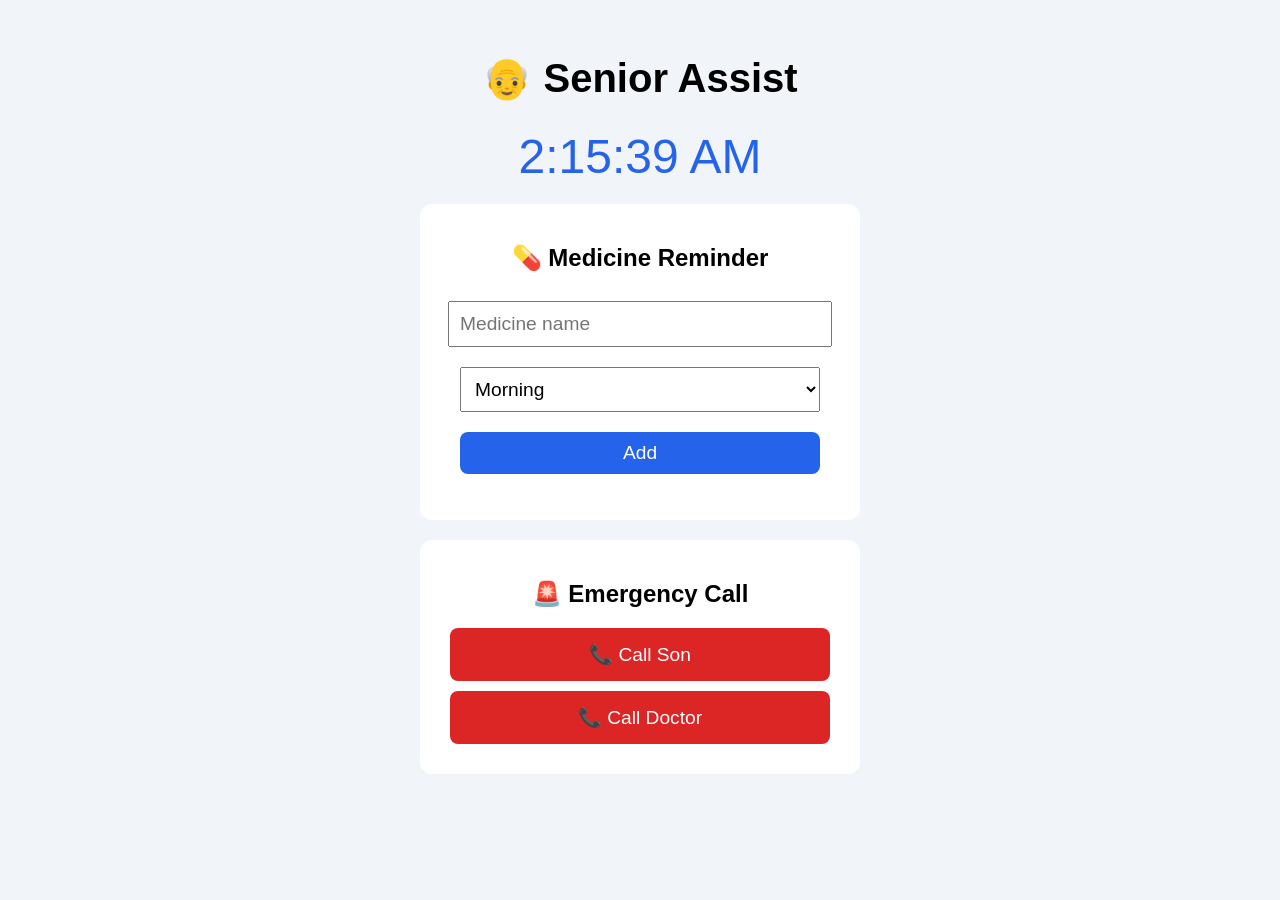
<file: Week 2/Day 13 Senior Assist/index.html>
<!DOCTYPE html>
<html lang="en">
<head>
    <meta charset="UTF-8">
    <title>Senior Assist</title>
    <meta name="viewport" content="width=device-width, initial-scale=1.0">

    <!-- PWA -->
    <link rel="manifest" href="manifest.json">
    <meta name="theme-color" content="#2563eb">

    <link rel="stylesheet" href="style.css">
</head>
<body>

    <h1>👴 Senior Assist</h1>

    <div class="clock" id="clock"></div>

    <section class="card">
        <h2>💊 Medicine Reminder</h2>
        <input id="medName" placeholder="Medicine name">
        <select id="medTime">
            <option>Morning</option>
            <option>Afternoon</option>
            <option>Night</option>
        </select>
        <button onclick="addMedicine()">Add</button>

        <ul id="medicineList"></ul>
    </section>

    <section class="card">
        <h2>🚨 Emergency Call</h2>
        <a href="tel:9876543210" class="call-btn">📞 Call Son</a>
        <a href="tel:9876543211" class="call-btn">📞 Call Doctor</a>
    </section>

    <script src="script.js"></script>
</body>
</html>
</file>
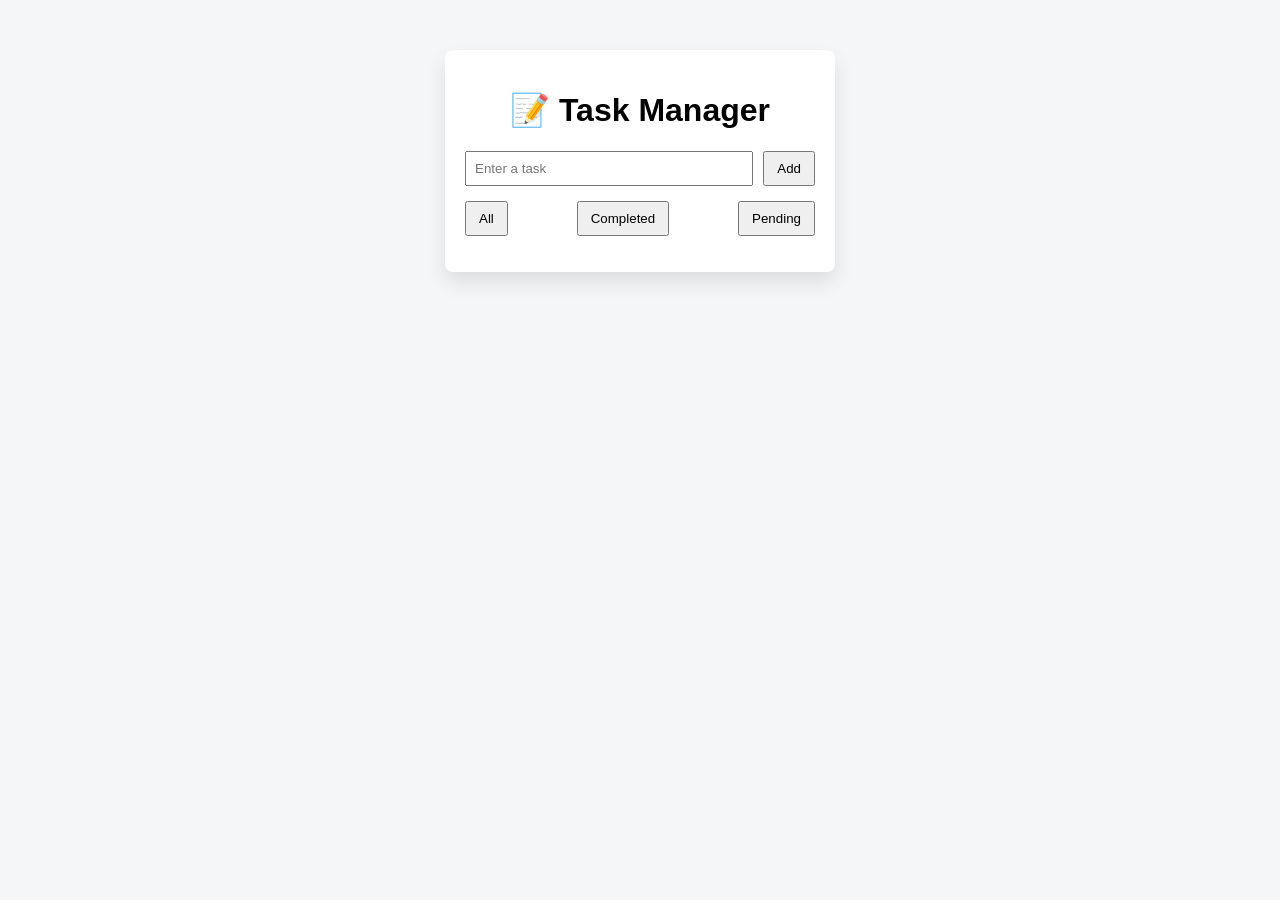
<file: Week 2/Day 9 Interactive Task Manager(Web)/index.html>
<!DOCTYPE html>
<html lang="en">
<head>
  <meta charset="UTF-8" />
  <title>Task Manager</title>
  <link rel="stylesheet" href="style.css" />
</head>
<body>

  <div class="container">
    <h1>📝 Task Manager</h1>

    <div class="input-section">
      <input id="taskInput" type="text" placeholder="Enter a task" />
      <button id="addBtn">Add</button>
    </div>

    <div class="filters">
      <button data-filter="all">All</button>
      <button data-filter="completed">Completed</button>
      <button data-filter="pending">Pending</button>
    </div>

    <ul id="taskList"></ul>
  </div>

  <script src="script.js"></script>
</body>
</html>
</file>
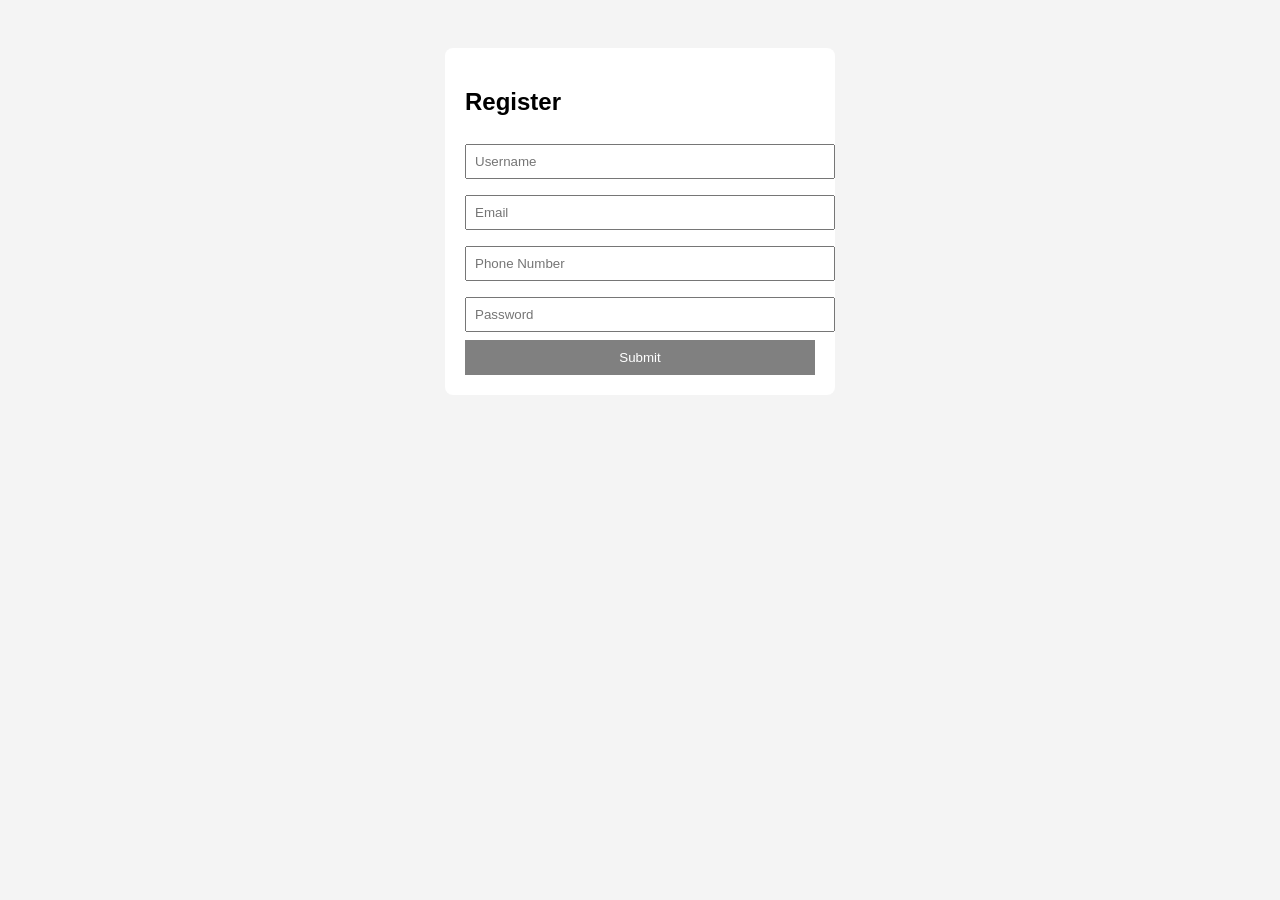
<file: Week 2/Day 10 Registration Form/templates/index.html>
<!DOCTYPE html>
<html lang="en">
<head>
  <meta charset="UTF-8">
  <title>Registration Form</title>
  <style>
    body {
      font-family: Arial, sans-serif;
      background: #f4f4f4;
      padding: 40px;
    }
    form {
      background: #fff;
      padding: 20px;
      width: 350px;
      margin: auto;
      border-radius: 8px;
    }
    input {
      width: 100%;
      padding: 8px;
      margin: 8px 0;
    }
    .error {
      color: red;
      font-size: 13px;
    }
    button {
      width: 100%;
      padding: 10px;
      background: #007bff;
      color: white;
      border: none;
      cursor: pointer;
    }
    button:disabled {
      background: gray;
      cursor: not-allowed;
    }
  </style>
</head>
<body>

<form id="regForm">
  <h2>Register</h2>

  <input type="text" id="username" placeholder="Username">
  <div class="error" id="userError"></div>

  <input type="email" id="email" placeholder="Email">
  <div class="error" id="emailError"></div>

  <input type="text" id="phone" placeholder="Phone Number">
  <div class="error" id="phoneError"></div>

  <input type="password" id="password" placeholder="Password">
  <div class="error" id="passError"></div>

  <button type="submit" id="submitBtn" disabled>Submit</button>
</form>

<script>
  const username = document.getElementById("username");
  const email = document.getElementById("email");
  const phone = document.getElementById("phone");
  const password = document.getElementById("password");
  const submitBtn = document.getElementById("submitBtn");

  const userError = document.getElementById("userError");
  const emailError = document.getElementById("emailError");
  const phoneError = document.getElementById("phoneError");
  const passError = document.getElementById("passError");

  function validateForm() {
    let valid = true;

    // Username length
    if (username.value.length < 5) {
      userError.textContent = "Username must be at least 5 characters";
      valid = false;
    } else {
      userError.textContent = "";
    }

    // Gmail only
    if (!email.value.endsWith("@gmail.com")) {
      emailError.textContent = "Email must end with @gmail.com";
      valid = false;
    } else {
      emailError.textContent = "";
    }

    // Phone digits only
    if (!/^\d+$/.test(phone.value)) {
      phoneError.textContent = "Phone number must contain digits only";
      valid = false;
    } else {
      phoneError.textContent = "";
    }

    // Password strength
    const passRegex = /^(?=.*[A-Za-z])(?=.*\d)(?=.*[@$!%*#?&]).{6,}$/;
    if (!passRegex.test(password.value)) {
      passError.textContent =
        "Password must include letter, number & symbol";
      valid = false;
    } else {
      passError.textContent = "";
    }

    submitBtn.disabled = !valid;
  }

  username.addEventListener("input", validateForm);
  email.addEventListener("input", validateForm);
  phone.addEventListener("input", validateForm);
  password.addEventListener("input", validateForm);

  document.getElementById("regForm").addEventListener("submit", e => {
    e.preventDefault();
    alert("Registration Successful!");
  });
</script>

</body>
</html>
</file>
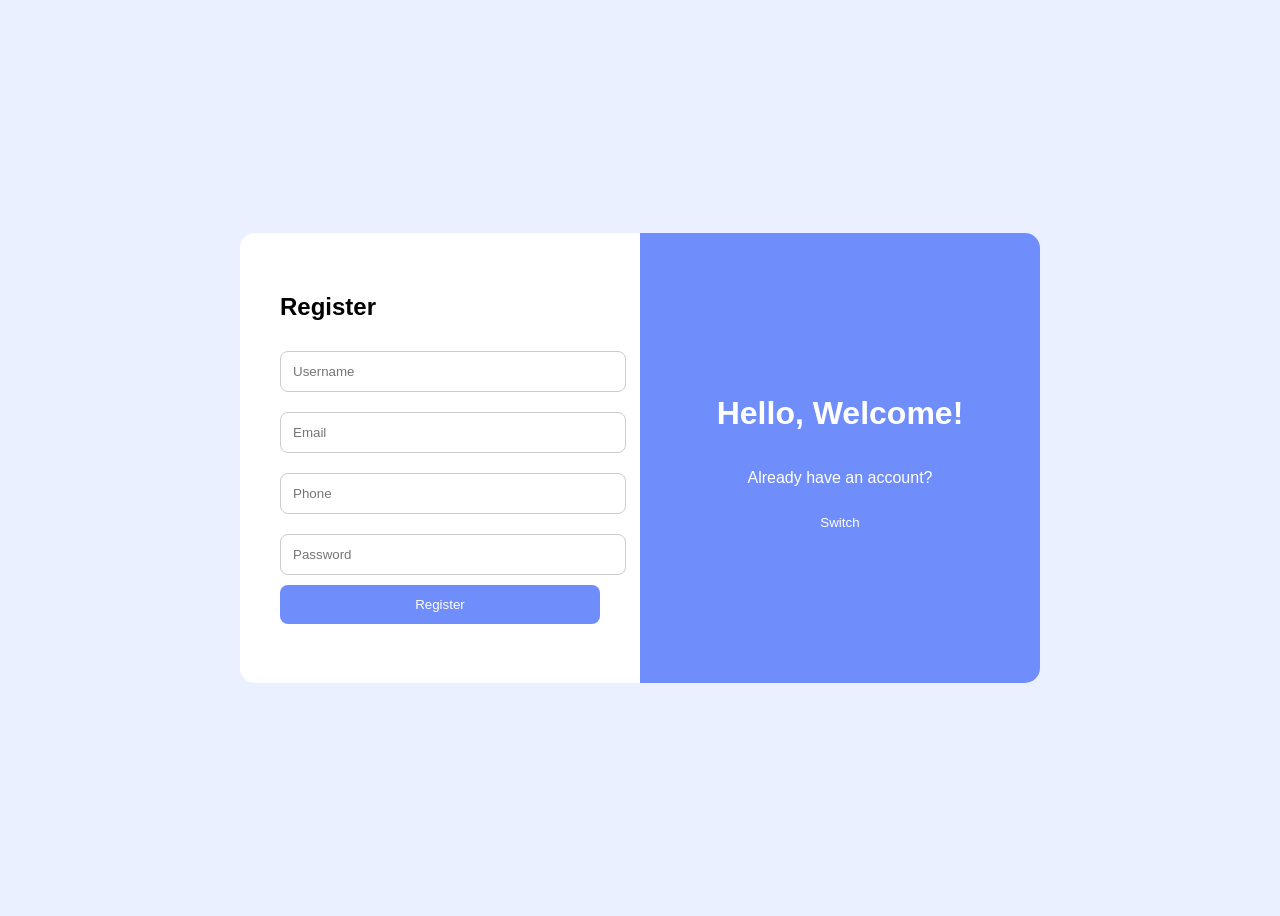
<file: Week 2/Day 11 Login System/templates/login.html>
<!DOCTYPE html>
<html>
<head>
<meta charset="UTF-8">
<title>Login / Register</title>

<style>
body{
    background:#eaf0ff;
    font-family: Arial;
    display:flex;
    justify-content:center;
    align-items:center;
    height:100vh;
}
.container{
    width:800px;
    height:450px;
    background:white;
    display:flex;
    border-radius:15px;
    overflow:hidden;
}
.left, .right{
    width:50%;
    padding:40px;
}
.right{
    background:#6f8dfb;
    color:white;
    text-align:center;
    display:flex;
    flex-direction:column;
    justify-content:center;
}
input{
    width:100%;
    padding:12px;
    margin:10px 0;
    border-radius:8px;
    border:1px solid #ccc;
}
button{
    width:100%;
    padding:12px;
    background:#6f8dfb;
    color:white;
    border:none;
    border-radius:8px;
    cursor:pointer;
}
button:disabled{
    background:#aaa;
}
.error{
    color:red;
    font-size:13px;
}
.hidden{
    display:none;
}
@media(max-width:768px){
    .container{
        flex-direction:column;
        height:auto;
        width:95%;
    }
    .left,.right{width:100%;}
}
</style>
</head>

<body>

<div class="container">
    <div class="left">
        <h2 id="title">Register</h2>

        <div id="registerBox">
            <input id="r_username" placeholder="Username">
            <input id="r_email" placeholder="Email">
            <input id="r_phone" placeholder="Phone">
            <input id="r_password" type="password" placeholder="Password">
            <div class="error" id="r_error"></div>
            <button onclick="register()">Register</button>
        </div>

        <div id="loginBox" class="hidden">
            <input id="l_email" placeholder="Email">
            <input id="l_password" type="password" placeholder="Password">
            <div class="error" id="l_error"></div>
            <button onclick="login()">Login</button>
        </div>
    </div>

    <div class="right">
        <h1>Hello, Welcome!</h1>
        <p id="toggleText">Already have an account?</p>
        <button onclick="toggle()">Switch</button>
    </div>
</div>

<script>
let isRegister = true;

function toggle(){
    isRegister = !isRegister;
    document.getElementById("registerBox").classList.toggle("hidden");
    document.getElementById("loginBox").classList.toggle("hidden");
    document.getElementById("title").innerText = isRegister ? "Register" : "Login";
    document.getElementById("toggleText").innerText = isRegister ? "Already have an account?" : "Create a new account";
}

function register(){
    fetch("/register",{
        method:"POST",
        headers:{ "Content-Type":"application/json" },
        body:JSON.stringify({
            username:r_username.value,
            email:r_email.value,
            phone:r_phone.value,
            password:r_password.value
        })
    })
    .then(res=>res.json())
    .then(data=>{
        if(data.error){
            r_error.innerText=data.error;
        }else{
            alert(data.message);
            toggle();
        }
    });
}

function login(){
    fetch("/login",{
        method:"POST",
        headers:{ "Content-Type":"application/json" },
        body:JSON.stringify({
            email:l_email.value,
            password:l_password.value
        })
    })
    .then(res=>res.json())
    .then(data=>{
        if(data.error){
            l_error.innerText=data.error;
        }else{
            alert(data.message);
        }
    });
}
</script>

</body>
</html>
</file>
<file: Week 2/Day 13 Senior Assist/style.css>
body {
    font-family: Arial, sans-serif;
    background: #f1f5f9;
    text-align: center;
    padding: 20px;
}

h1 {
    font-size: 2.5rem;
}

.clock {
    font-size: 3rem;
    margin: 20px 0;
    color: #2563eb;
}

.card {
    background: white;
    padding: 20px;
    margin: 20px auto;
    border-radius: 12px;
    max-width: 400px;
}

input, select, button {
    font-size: 1.2rem;
    padding: 10px;
    margin: 10px 0;
    width: 90%;
}

button {
    background: #2563eb;
    color: white;
    border: none;
    border-radius: 8px;
}

.call-btn {
    display: block;
    background: #dc2626;
    color: white;
    padding: 15px;
    margin: 10px;
    font-size: 1.2rem;
    border-radius: 8px;
    text-decoration: none;
}
.call-btn:hover {
    background: #b91c1c;
}
</file>
<file: Week 2/Day 9 Interactive Task Manager(Web)/style.css>
body {
  font-family: Arial, sans-serif;
  background: #f4f6f8;
  display: flex;
  justify-content: center;
  margin-top: 50px;
}

.container {
  background: white;
  padding: 20px;
  width: 350px;
  border-radius: 8px;
  box-shadow: 0 10px 20px rgba(0,0,0,0.1);
}

h1 {
  text-align: center;
}

.input-section {
  display: flex;
  gap: 10px;
}

input {
  flex: 1;
  padding: 8px;
}

button {
  padding: 8px 12px;
  cursor: pointer;
}

.filters {
  margin: 15px 0;
  display: flex;
  justify-content: space-between;
}

ul {
  list-style: none;
  padding: 0;
}

li {
  display: flex;
  justify-content: space-between;
  padding: 8px;
  margin-bottom: 5px;
  background: #eee;
  border-radius: 4px;
}

.completed {
  text-decoration: line-through;
  opacity: 0.6;
}
</file>
